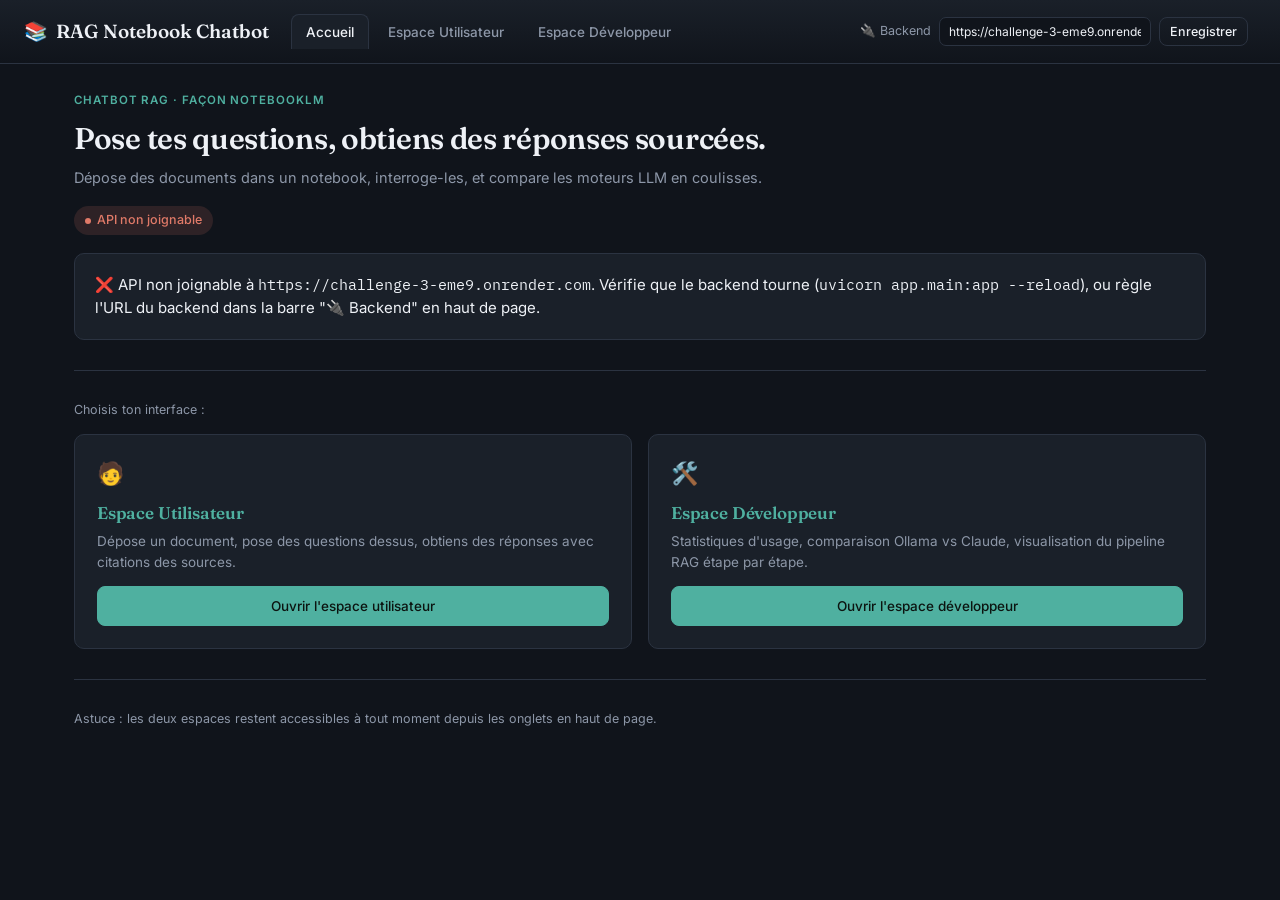
<file: notebook/notebooklm-web/index.html>
<!doctype html>
<html lang="fr">
<head>
<meta charset="utf-8" />
<meta name="viewport" content="width=device-width, initial-scale=1" />
<title>RAG Notebook Chatbot</title>
<link rel="icon" href="data:,">
<link rel="stylesheet" href="assets/style.css" />
</head>
<body>

<div class="topbar">
  <div class="brand"><span class="spine">📚</span> RAG Notebook Chatbot</div>
  <a class="tab active" href="index.html">Accueil</a>
  <a class="tab" href="espace-utilisateur.html">Espace Utilisateur</a>
  <a class="tab" href="espace-developpeur.html">Espace Développeur</a>
  <div class="topbar-spacer"></div>
  <div id="cfg-bar"></div>
</div>

<div class="page">
  <div class="eyebrow">Chatbot RAG · façon NotebookLM</div>
  <h1>Pose tes questions, obtiens des réponses sourcées.</h1>
  <p class="subtitle">Dépose des documents dans un notebook, interroge-les, et compare les moteurs LLM en coulisses.</p>

  <div id="status-badge" style="margin-top:18px;">
    <span class="badge badge-muted"><span class="spinner"></span> Vérification de l'API…</span>
  </div>

  <div id="stat-grid" class="stat-grid" style="margin-top:18px; display:none;"></div>
  <div id="api-error-hint" class="card" style="margin-top:18px; display:none;"></div>

  <hr class="divider" />

  <p class="hint" style="margin-bottom:14px;">Choisis ton interface :</p>
  <div class="card-grid">
    <a class="card-link" href="espace-utilisateur.html">
      <div class="icon">🧑</div>
      <h3>Espace Utilisateur</h3>
      <p>Dépose un document, pose des questions dessus, obtiens des réponses avec citations des sources.</p>
      <span class="btn btn-primary btn-block">Ouvrir l'espace utilisateur</span>
    </a>
    <a class="card-link" href="espace-developpeur.html">
      <div class="icon">🛠️</div>
      <h3>Espace Développeur</h3>
      <p>Statistiques d'usage, comparaison Ollama vs Claude, visualisation du pipeline RAG étape par étape.</p>
      <span class="btn btn-primary btn-block">Ouvrir l'espace développeur</span>
    </a>
  </div>

  <hr class="divider" />
  <p class="hint">Astuce : les deux espaces restent accessibles à tout moment depuis les onglets en haut de page.</p>
</div>

<script src="assets/config.js"></script>
<script src="assets/api.js"></script>
<script>
mountConfigBar("cfg-bar");

async function init() {
  const statusEl = document.getElementById("status-badge");
  const ok = await Api.healthCheckWithWakeup(() => {
    statusEl.innerHTML = `<span class="badge badge-muted"><span class="spinner"></span> Réveil du serveur (service gratuit endormi, ~30-60s)…</span>`;
  });
  if (ok) {
    statusEl.innerHTML = `<span class="badge badge-ok"><span class="badge-dot"></span> API connectée</span>`;
    try {
      const overview = await Api.getStatsOverview();
      const grid = document.getElementById("stat-grid");
      grid.style.display = "grid";
      grid.innerHTML = `
        <div class="stat-card"><div class="stat-value">${overview.notebooks_count}</div><div class="stat-label">Notebooks</div></div>
        <div class="stat-card"><div class="stat-value">${overview.documents_ready}</div><div class="stat-label">Documents indexés</div></div>
        <div class="stat-card"><div class="stat-value">${overview.total_queries}</div><div class="stat-label">Questions posées</div></div>
      `;
    } catch (e) { /* silencieux, comme la version Streamlit */ }
  } else {
    statusEl.innerHTML = `<span class="badge badge-error"><span class="badge-dot"></span> API non joignable</span>`;
    const hint = document.getElementById("api-error-hint");
    hint.style.display = "block";
    hint.innerHTML = `❌ API non joignable à <code class="mono">${getApiBaseUrl()}</code>.
      Vérifie que le backend tourne (<code class="mono">uvicorn app.main:app --reload</code>),
      ou règle l'URL du backend dans la barre "🔌 Backend" en haut de page.`;
  }
}
init();
</script>
</body>
</html>
</file>
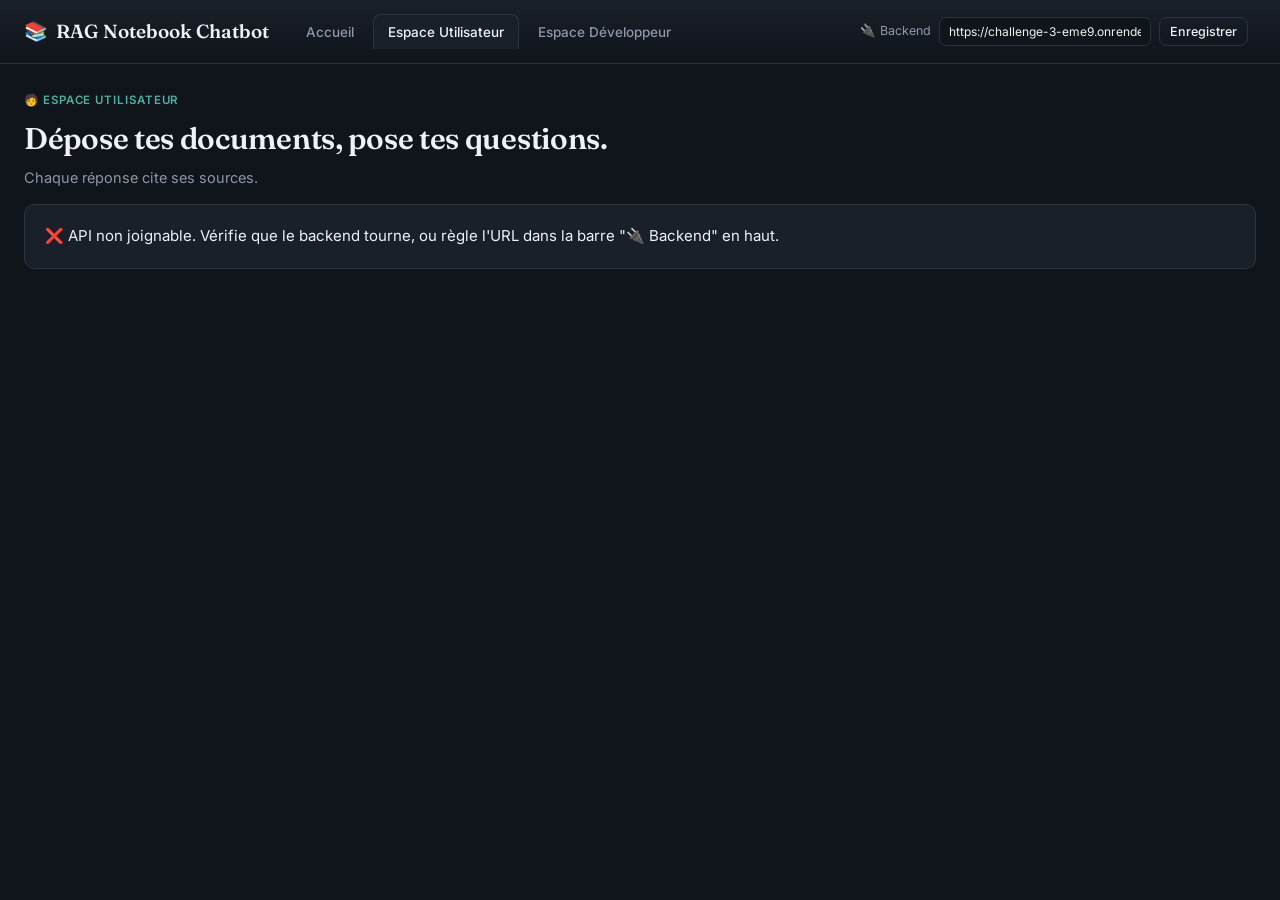
<file: notebook/notebooklm-web/espace-utilisateur.html>
<!doctype html>
<html lang="fr">
<head>
<meta charset="utf-8" />
<meta name="viewport" content="width=device-width, initial-scale=1" />
<title>Espace Utilisateur — RAG Notebook Chatbot</title>
<link rel="icon" href="data:,">
<link rel="stylesheet" href="assets/style.css" />
</head>
<body>

<div class="topbar">
  <div class="brand"><span class="spine">📚</span> RAG Notebook Chatbot</div>
  <a class="tab" href="index.html">Accueil</a>
  <a class="tab active" href="espace-utilisateur.html">Espace Utilisateur</a>
  <a class="tab" href="espace-developpeur.html">Espace Développeur</a>
  <div class="topbar-spacer"></div>
  <div id="cfg-bar"></div>
</div>

<div class="page wide">
  <div class="eyebrow">🧑 Espace Utilisateur</div>
  <h1>Dépose tes documents, pose tes questions.</h1>
  <p class="subtitle">Chaque réponse cite ses sources.</p>

  <div id="api-down" class="card" style="margin-top:16px; display:none;">
    ❌ API non joignable. Vérifie que le backend tourne, ou règle l'URL dans la barre "🔌 Backend" en haut.
  </div>

  <div id="main-layout" class="layout" style="margin-top:20px; display:none;">
    <!-- Sidebar -->
    <div>
      <div class="card">
        <h3 style="font-size:14px;">📓 Notebook</h3>
        <div class="field" style="margin-top:12px;">
          <label>Choisis un notebook</label>
          <select id="notebook-select"></select>
        </div>
        <div id="new-notebook-form" style="display:none;">
          <div class="field">
            <label>Nom du notebook</label>
            <input type="text" id="nb-name" placeholder="Ex. Cours d'algèbre" />
          </div>
          <div class="field">
            <label>Description (optionnel)</label>
            <textarea id="nb-desc" rows="2"></textarea>
          </div>
          <button class="btn btn-primary btn-block" id="nb-create-btn">Créer le notebook</button>
        </div>
      </div>

      <div class="card" id="documents-card" style="display:none;">
        <h3 style="font-size:14px;">📄 Documents</h3>
        <label style="margin-top:12px;">Ajouter un document</label>
        <label class="dropzone" id="dropzone">
          <span id="dropzone-text">Clique ou dépose un fichier<br /><span class="hint">pdf · docx · txt · md</span></span>
          <input type="file" id="file-input" accept=".pdf,.docx,.txt,.md" />
        </label>
        <button class="btn btn-primary btn-block" id="upload-btn" style="margin-top:10px; display:none;">📤 Uploader</button>
        <div id="upload-status" class="hint" style="margin-top:8px;"></div>

        <div id="doc-list" style="margin-top:14px;"></div>
      </div>
    </div>

    <!-- Chat -->
    <div>
      <div class="section-title">
        <h3 id="notebook-title" style="font-size:16px;">💬</h3>
      </div>
      <div id="no-doc-warning" class="hint" style="margin:8px 0; display:none;">⚠️ Ajoute au moins un document indexé (dans la barre latérale) avant de poser une question.</div>

      <div class="chat-panel" style="margin-top:10px;">
        <div class="chat-scroll" id="chat-scroll">
          <div class="chat-empty">Pas encore de conversation dans ce notebook.</div>
        </div>
      </div>

      <div class="chat-input-row">
        <input type="text" id="chat-input" placeholder="Pose ta question sur les documents de ce notebook..." disabled />
        <button class="btn btn-primary" id="chat-send" disabled>Envoyer</button>
      </div>
    </div>
  </div>

  <div id="empty-notebooks" class="empty-state" style="display:none;">
    👈 Crée un notebook pour commencer (n'importe quel sujet : cours, rapport, article...).
  </div>
</div>

<script src="assets/config.js"></script>
<script src="assets/api.js"></script>
<script>
mountConfigBar("cfg-bar");

let notebooks = [];
let currentNotebookId = null;
let currentDocuments = [];
let selectedFile = null;

function escapeHtml(s) {
  const d = document.createElement("div");
  d.textContent = s ?? "";
  return d.innerHTML;
}

function renderSourcesHtml(sources) {
  if (!sources || sources.length === 0) return "";
  const items = sources.map(s => `
    <div class="source-item">
      <div class="fname">${escapeHtml(s.filename)} — extrait #${s.chunk_index}</div>
      <div class="excerpt">${escapeHtml(s.excerpt)}</div>
    </div>
  `).join("");
  return `
    <details class="sources">
      <summary>📚 ${sources.length} source(s) citée(s)</summary>
      ${items}
    </details>
  `;
}

function appendMessage(role, content, sources) {
  const scroll = document.getElementById("chat-scroll");
  const empty = scroll.querySelector(".chat-empty");
  if (empty) empty.remove();
  const div = document.createElement("div");
  div.className = `msg msg-${role}`;
  div.innerHTML = `<div class="msg-role">${role === "user" ? "Toi" : "Assistant"}</div>${escapeHtml(content)}${renderSourcesHtml(sources)}`;
  scroll.appendChild(div);
  scroll.scrollTop = scroll.scrollHeight;
}

async function loadNotebooks() {
  notebooks = await Api.getNotebooks();
  const select = document.getElementById("notebook-select");
  select.innerHTML = `<option value="__new__">➕ Nouveau notebook</option>` +
    notebooks.map(nb => `<option value="${nb.id}">${escapeHtml(nb.name)}</option>`).join("");

  if (notebooks.length === 0) {
    select.value = "__new__";
    onNotebookChange();
  } else if (!currentNotebookId || !notebooks.find(nb => nb.id === currentNotebookId)) {
    select.value = notebooks[0].id;
    onNotebookChange();
  } else {
    select.value = currentNotebookId;
  }
}

function onNotebookChange() {
  const select = document.getElementById("notebook-select");
  const value = select.value;
  const newForm = document.getElementById("new-notebook-form");
  const docsCard = document.getElementById("documents-card");
  const mainLayout = document.getElementById("main-layout");
  const emptyNotebooks = document.getElementById("empty-notebooks");

  if (value === "__new__") {
    newForm.style.display = "block";
    docsCard.style.display = "none";
    currentNotebookId = null;
    if (notebooks.length === 0) {
      mainLayout.style.display = "grid";
      document.querySelector(".layout > div:nth-child(2)").style.display = "none";
      emptyNotebooks.style.display = "block";
    } else {
      document.querySelector(".layout > div:nth-child(2)").style.display = "block";
      emptyNotebooks.style.display = "none";
    }
    return;
  }

  newForm.style.display = "none";
  docsCard.style.display = "block";
  document.querySelector(".layout > div:nth-child(2)").style.display = "block";
  emptyNotebooks.style.display = "none";
  currentNotebookId = value;
  const nb = notebooks.find(n => n.id === value);
  document.getElementById("notebook-title").textContent = `💬 ${nb ? nb.name : ""}`;
  loadDocuments();
  loadHistory();
}

async function loadDocuments() {
  if (!currentNotebookId) return;
  currentDocuments = await Api.listDocuments(currentNotebookId);
  const list = document.getElementById("doc-list");
  if (currentDocuments.length === 0) {
    list.innerHTML = `<div class="hint">Aucun document pour l'instant.</div>`;
  } else {
    const icons = { ready: "✅", processing: "⏳", error: "❌" };
    list.innerHTML = currentDocuments.map(doc => `
      <div class="doc-row">
        <div>
          <div class="doc-name">${icons[doc.status] || "❓"} ${escapeHtml(doc.filename)}</div>
          <div class="doc-meta">${doc.num_chunks} chunks${doc.error_message ? " · " + escapeHtml(doc.error_message) : ""}</div>
        </div>
        <button class="doc-del" data-id="${doc.id}" title="Supprimer ce document">🗑️</button>
      </div>
    `).join("");
    list.querySelectorAll(".doc-del").forEach(btn => {
      btn.addEventListener("click", async () => {
        await Api.deleteDocument(currentNotebookId, btn.dataset.id);
        await loadDocuments();
      });
    });
  }

  const hasReady = currentDocuments.some(d => d.status === "ready");
  document.getElementById("no-doc-warning").style.display = hasReady ? "none" : "block";
  document.getElementById("chat-input").disabled = !hasReady;
  document.getElementById("chat-send").disabled = !hasReady;
}

async function loadHistory() {
  const scroll = document.getElementById("chat-scroll");
  scroll.innerHTML = `<div class="chat-empty">Chargement…</div>`;
  const history = await Api.getChatHistory(currentNotebookId);
  scroll.innerHTML = "";
  if (history.length === 0) {
    scroll.innerHTML = `<div class="chat-empty">Pas encore de conversation dans ce notebook.</div>`;
  } else {
    history.forEach(msg => appendMessage(msg.role, msg.content, msg.sources));
  }
}

async function sendQuestion() {
  const input = document.getElementById("chat-input");
  const question = input.value.trim();
  if (!question) return;
  input.value = "";
  appendMessage("user", question, null);

  const sendBtn = document.getElementById("chat-send");
  sendBtn.disabled = true;
  input.disabled = true;
  const scroll = document.getElementById("chat-scroll");
  const loadingDiv = document.createElement("div");
  loadingDiv.className = "msg msg-assistant";
  loadingDiv.innerHTML = `<div class="msg-role">Assistant</div><span class="spinner"></span> Recherche dans les documents et rédaction de la réponse…`;
  scroll.appendChild(loadingDiv);
  scroll.scrollTop = scroll.scrollHeight;

  try {
    const result = await Api.askQuestion(currentNotebookId, question);
    loadingDiv.remove();
    appendMessage("assistant", result.answer, result.sources);
  } catch (e) {
    loadingDiv.remove();
    appendMessage("assistant", `Erreur : ${e.message}`, null);
  } finally {
    sendBtn.disabled = false;
    input.disabled = false;
    input.focus();
  }
}

function setupFileInput() {
  const dropzone = document.getElementById("dropzone");
  const fileInput = document.getElementById("file-input");
  const uploadBtn = document.getElementById("upload-btn");
  const dzText = document.getElementById("dropzone-text");

  fileInput.addEventListener("change", () => {
    if (fileInput.files.length) {
      selectedFile = fileInput.files[0];
      dzText.innerHTML = `📄 ${escapeHtml(selectedFile.name)}`;
      uploadBtn.style.display = "block";
    }
  });
  ["dragover", "dragenter"].forEach(evt =>
    dropzone.addEventListener(evt, e => { e.preventDefault(); dropzone.classList.add("drag-over"); })
  );
  ["dragleave", "drop"].forEach(evt =>
    dropzone.addEventListener(evt, e => { e.preventDefault(); dropzone.classList.remove("drag-over"); })
  );
  dropzone.addEventListener("drop", e => {
    if (e.dataTransfer.files.length) {
      selectedFile = e.dataTransfer.files[0];
      dzText.innerHTML = `📄 ${escapeHtml(selectedFile.name)}`;
      uploadBtn.style.display = "block";
    }
  });

  uploadBtn.addEventListener("click", async () => {
    if (!selectedFile) return;
    const statusEl = document.getElementById("upload-status");
    statusEl.innerHTML = `<span class="spinner"></span> Traitement de « ${escapeHtml(selectedFile.name)} »...`;
    uploadBtn.disabled = true;
    try {
      const doc = await Api.uploadDocument(currentNotebookId, selectedFile);
      if (doc.status === "ready") {
        statusEl.textContent = `✅ ${doc.filename} indexé (${doc.num_chunks} chunks)`;
      } else {
        statusEl.textContent = `❌ Erreur : ${doc.error_message || "inconnue"}`;
      }
    } catch (e) {
      statusEl.textContent = `Échec de l'upload : ${e.message}`;
    }
    selectedFile = null;
    fileInput.value = "";
    dzText.innerHTML = `Clique ou dépose un fichier<br /><span class="hint">pdf · docx · txt · md</span>`;
    uploadBtn.style.display = "none";
    uploadBtn.disabled = false;
    await loadDocuments();
  });
}

async function init() {
  const downEl = document.getElementById("api-down");
  const ok = await Api.healthCheckWithWakeup(() => {
    downEl.style.display = "block";
    downEl.innerHTML = `<span class="spinner"></span> Réveil du serveur (service gratuit endormi, ça peut prendre jusqu'à une minute)…`;
  });
  if (!ok) {
    downEl.style.display = "block";
    downEl.innerHTML = `❌ API non joignable. Vérifie que le backend tourne, ou règle l'URL dans la barre "🔌 Backend" en haut.`;
    return;
  }
  downEl.style.display = "none";
  document.getElementById("main-layout").style.display = "grid";

  document.getElementById("notebook-select").addEventListener("change", onNotebookChange);
  document.getElementById("nb-create-btn").addEventListener("click", async () => {
    const name = document.getElementById("nb-name").value.trim();
    const desc = document.getElementById("nb-desc").value.trim();
    if (!name) { alert("Donne un nom au notebook."); return; }
    await Api.createNotebook(name, desc);
    document.getElementById("nb-name").value = "";
    document.getElementById("nb-desc").value = "";
    await loadNotebooks();
  });
  document.getElementById("chat-send").addEventListener("click", sendQuestion);
  document.getElementById("chat-input").addEventListener("keydown", e => {
    if (e.key === "Enter") sendQuestion();
  });
  setupFileInput();

  await loadNotebooks();
}
init();
</script>
</body>
</html>
</file>
<file: notebook/notebooklm-web/assets/style.css>
@import url('https://fonts.googleapis.com/css2?family=Fraunces:opsz,wght@9..144,400;9..144,500;9..144,600&family=Inter:wght@400;500;600;700&family=IBM+Plex+Mono:wght@400;500&display=swap');

:root {
  --bg: #10141b;
  --paper: #1a2029;
  --paper-raised: #212836;
  --line: #2b3341;
  --ink: #eef1f6;
  --muted: #8d97a8;
  --muted-dim: #5f6878;
  --accent: #4fb0a0;
  --accent-soft: rgba(79, 176, 160, 0.14);
  --amber: #dfa25a;
  --amber-soft: rgba(223, 162, 90, 0.14);
  --error: #e07a68;
  --error-soft: rgba(224, 122, 104, 0.14);
  --radius: 10px;
  --shadow: 0 8px 24px rgba(0, 0, 0, 0.28);
}

* { box-sizing: border-box; }

html, body {
  margin: 0;
  padding: 0;
  background: var(--bg);
  color: var(--ink);
  font-family: 'Inter', system-ui, sans-serif;
  font-size: 15px;
  line-height: 1.5;
}

h1, h2, h3 { font-family: 'Fraunces', Georgia, serif; font-weight: 600; letter-spacing: -0.01em; margin: 0; }

a { color: var(--accent); text-decoration: none; }
a:hover { text-decoration: underline; }

.mono { font-family: 'IBM Plex Mono', monospace; }

/* ---------- Top nav (notebook tabs) ---------- */
.topbar {
  display: flex;
  align-items: center;
  gap: 4px;
  padding: 14px 24px;
  border-bottom: 1px solid var(--line);
  background: linear-gradient(180deg, var(--paper) 0%, var(--bg) 100%);
  position: sticky;
  top: 0;
  z-index: 20;
}

.brand {
  display: flex;
  align-items: baseline;
  gap: 8px;
  margin-right: 18px;
  font-family: 'Fraunces', serif;
  font-size: 19px;
  font-weight: 600;
}
.brand .spine { color: var(--accent); }

.tab {
  padding: 7px 14px;
  border-radius: 8px 8px 0 0;
  border: 1px solid transparent;
  border-bottom: none;
  color: var(--muted);
  font-size: 13.5px;
  font-weight: 500;
}
.tab:hover { color: var(--ink); text-decoration: none; }
.tab.active {
  color: var(--ink);
  background: var(--paper);
  border-color: var(--line);
}

.topbar-spacer { flex: 1; }

/* ---------- Layout ---------- */
.page {
  max-width: 1180px;
  margin: 0 auto;
  padding: 28px 24px 64px;
}
.page.wide { max-width: 1320px; }

.eyebrow {
  text-transform: uppercase;
  letter-spacing: 0.08em;
  font-size: 11.5px;
  color: var(--accent);
  font-weight: 600;
  margin-bottom: 6px;
}

.subtitle { color: var(--muted); margin-top: 6px; font-size: 14.5px; }

.divider { border: none; border-top: 1px solid var(--line); margin: 30px 0; }

/* ---------- Cards ---------- */
.card {
  background: var(--paper);
  border: 1px solid var(--line);
  border-radius: var(--radius);
  padding: 20px;
}
.card + .card { margin-top: 14px; }

.card-link {
  display: block;
  background: var(--paper);
  border: 1px solid var(--line);
  border-radius: var(--radius);
  padding: 22px;
  transition: border-color 0.15s ease, transform 0.15s ease;
}
.card-link:hover {
  text-decoration: none;
  border-color: var(--accent);
  transform: translateY(-2px);
}
.card-link .icon { font-size: 22px; }
.card-link h3 { margin: 10px 0 6px; font-size: 17px; }
.card-link p { color: var(--muted); font-size: 13.5px; margin: 0 0 14px; }

.card-grid { display: grid; grid-template-columns: 1fr 1fr; gap: 16px; }
@media (max-width: 760px) { .card-grid { grid-template-columns: 1fr; } }

/* ---------- Status / badges ---------- */
.badge {
  display: inline-flex;
  align-items: center;
  gap: 6px;
  padding: 5px 11px;
  border-radius: 999px;
  font-size: 12.5px;
  font-weight: 500;
}
.badge-ok { background: var(--accent-soft); color: var(--accent); }
.badge-error { background: var(--error-soft); color: var(--error); }
.badge-muted { background: rgba(255,255,255,0.05); color: var(--muted); }
.badge-dot { width: 6px; height: 6px; border-radius: 50%; background: currentColor; }

/* ---------- Buttons ---------- */
.btn {
  display: inline-flex;
  align-items: center;
  gap: 6px;
  border: 1px solid var(--line);
  background: var(--paper-raised);
  color: var(--ink);
  padding: 9px 16px;
  border-radius: 8px;
  font-size: 13.5px;
  font-weight: 500;
  cursor: pointer;
  font-family: inherit;
}
.btn:hover { border-color: var(--accent); }
.btn-primary { background: var(--accent); border-color: var(--accent); color: #0c1410; }
.btn-primary:hover { filter: brightness(1.08); }
.btn-ghost { background: transparent; }
.btn-danger { color: var(--error); }
.btn-danger:hover { border-color: var(--error); }
.btn-sm { padding: 6px 10px; font-size: 12.5px; }
.btn-block { width: 100%; justify-content: center; }
.btn:disabled { opacity: 0.45; cursor: not-allowed; }

/* ---------- Forms ---------- */
label { display: block; font-size: 12.5px; color: var(--muted); margin-bottom: 5px; font-weight: 500; }
input[type="text"], input[type="search"], textarea, select {
  width: 100%;
  background: var(--bg);
  border: 1px solid var(--line);
  color: var(--ink);
  border-radius: 7px;
  padding: 9px 11px;
  font-size: 13.5px;
  font-family: inherit;
}
input:focus, textarea:focus, select:focus {
  outline: none;
  border-color: var(--accent);
}
.field { margin-bottom: 12px; }

.config-bar {
  display: flex;
  align-items: center;
  gap: 8px;
  font-size: 12.5px;
}
.config-label { color: var(--muted); white-space: nowrap; }
.config-input { max-width: 340px; font-family: 'IBM Plex Mono', monospace; font-size: 12px !important; padding: 6px 9px !important; }
.config-status { color: var(--muted-dim); }

/* ---------- Stats ---------- */
.stat-grid { display: grid; grid-template-columns: repeat(auto-fit, minmax(150px, 1fr)); gap: 14px; }
.stat-card {
  background: var(--paper);
  border: 1px solid var(--line);
  border-radius: var(--radius);
  padding: 16px 18px;
}
.stat-value { font-family: 'Fraunces', serif; font-size: 26px; font-weight: 600; }
.stat-label { color: var(--muted); font-size: 12px; margin-top: 4px; }
.stat-sub { color: var(--muted-dim); font-size: 11px; margin-top: 2px; }

/* ---------- Sidebar / documents (user page) ---------- */
.layout { display: grid; grid-template-columns: 290px 1fr; gap: 20px; align-items: start; }
@media (max-width: 860px) { .layout { grid-template-columns: 1fr; } }

.doc-row {
  display: flex;
  align-items: center;
  justify-content: space-between;
  gap: 8px;
  padding: 9px 0;
  border-bottom: 1px solid var(--line);
}
.doc-row:last-child { border-bottom: none; }
.doc-name { font-size: 13px; font-weight: 500; }
.doc-meta { font-size: 11.5px; color: var(--muted); margin-top: 2px; }
.doc-del { background: none; border: none; color: var(--muted-dim); cursor: pointer; font-size: 14px; padding: 4px; }
.doc-del:hover { color: var(--error); }

.dropzone {
  border: 1.5px dashed var(--line);
  border-radius: 8px;
  padding: 16px;
  text-align: center;
  font-size: 12.5px;
  color: var(--muted);
  cursor: pointer;
  transition: border-color 0.15s;
}
.dropzone:hover, .dropzone.drag-over { border-color: var(--accent); color: var(--accent); }
.dropzone input { display: none; }

/* ---------- Chat ---------- */
.chat-panel {
  background:
    repeating-linear-gradient(180deg, transparent 0 34px, var(--line) 34px 35px),
    var(--paper);
  border: 1px solid var(--line);
  border-radius: var(--radius);
  min-height: 440px;
  padding: 6px 20px 20px;
  display: flex;
  flex-direction: column;
}
.chat-scroll { flex: 1; display: flex; flex-direction: column; gap: 4px; padding-top: 14px; }
.chat-empty { color: var(--muted); font-size: 13.5px; text-align: center; margin: auto; padding: 40px 0; }

.msg { max-width: 78%; padding: 10px 14px; border-radius: 10px; font-size: 14px; line-height: 1.55; margin: 6px 0; white-space: pre-wrap; }
.msg-user { align-self: flex-end; background: var(--accent-soft); border: 1px solid var(--accent); color: var(--ink); }
.msg-assistant { align-self: flex-start; background: var(--paper-raised); border: 1px solid var(--line); }
.msg-role { font-size: 10.5px; text-transform: uppercase; letter-spacing: 0.06em; color: var(--muted-dim); margin-bottom: 4px; }

.sources { margin-top: 8px; }
.sources summary { cursor: pointer; font-size: 12px; color: var(--accent); }
.source-item { margin-top: 6px; padding: 8px 10px; background: var(--bg); border-radius: 6px; border: 1px solid var(--line); }
.source-item .fname { font-size: 12.5px; font-weight: 600; }
.source-item .excerpt { font-size: 12px; color: var(--muted); margin-top: 3px; }

.chat-input-row { display: flex; gap: 8px; margin-top: 14px; }
.chat-input-row input { flex: 1; }

/* ---------- Tables ---------- */
table { width: 100%; border-collapse: collapse; font-size: 13px; }
th, td { text-align: left; padding: 8px 10px; border-bottom: 1px solid var(--line); }
th { color: var(--muted); font-weight: 500; font-size: 11.5px; text-transform: uppercase; letter-spacing: 0.04em; }
tr:last-child td { border-bottom: none; }

/* ---------- Misc ---------- */
.hint { color: var(--muted); font-size: 12.5px; }
.spinner { display: inline-block; width: 13px; height: 13px; border: 2px solid var(--muted-dim); border-top-color: var(--accent); border-radius: 50%; animation: spin 0.7s linear infinite; }
@keyframes spin { to { transform: rotate(360deg); } }
.empty-state { text-align: center; padding: 30px 10px; color: var(--muted); font-size: 13.5px; }
.compare-col { flex: 1; min-width: 220px; background: var(--paper-raised); border: 1px solid var(--line); border-radius: 8px; padding: 14px; }
.compare-grid { display: flex; gap: 14px; flex-wrap: wrap; margin-top: 14px; }
.provider-name { font-family: 'Fraunces', serif; font-size: 15px; margin-bottom: 6px; }
.latency-line { font-size: 11.5px; color: var(--muted); margin-top: 8px; }
.step-label { display: inline-flex; align-items: center; justify-content: center; width: 22px; height: 22px; border-radius: 50%; background: var(--accent-soft); color: var(--accent); font-size: 11.5px; font-weight: 700; margin-right: 8px; }
.section-title { display: flex; align-items: center; gap: 10px; margin-bottom: 4px; }
canvas { max-width: 100%; }
</file>
